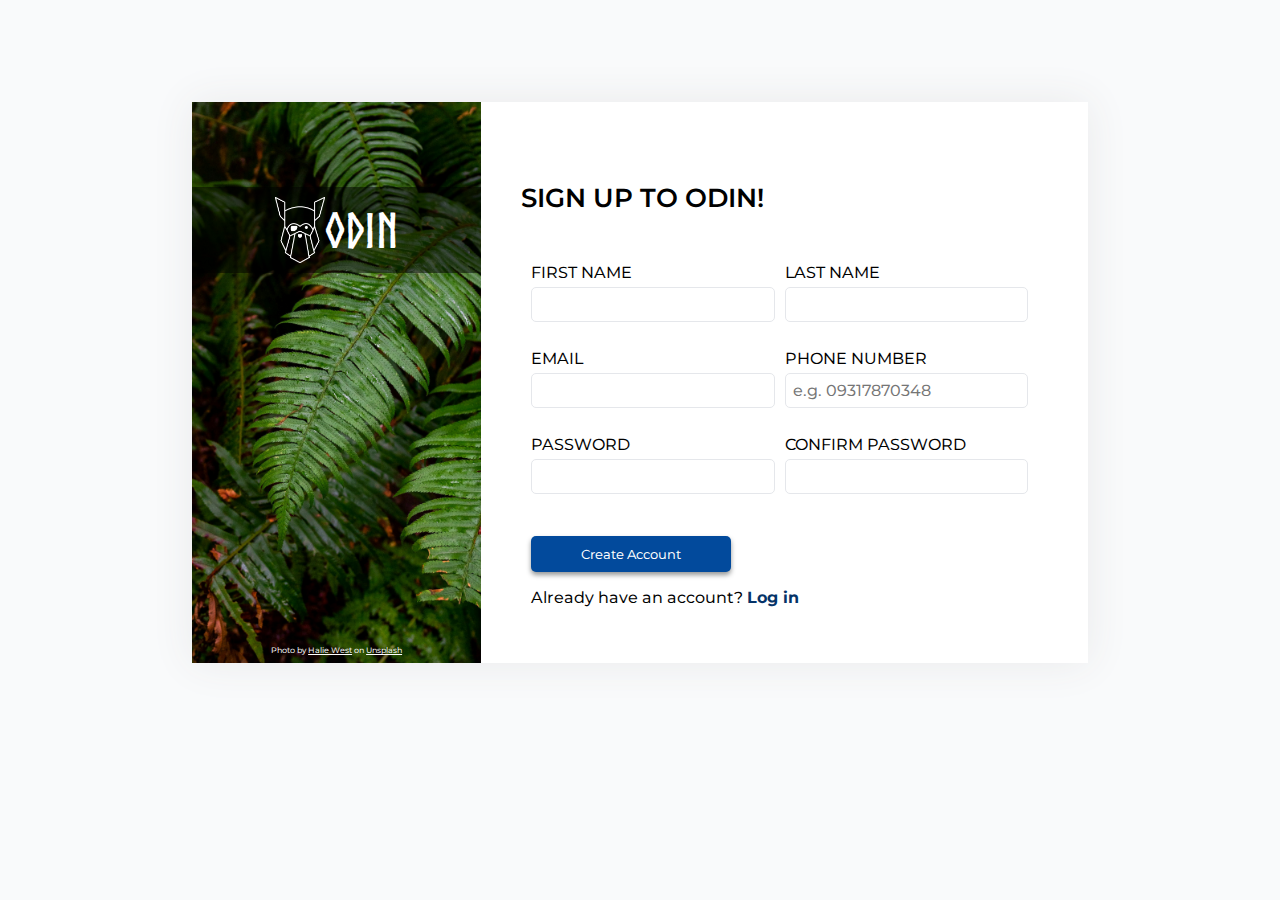
<file: main/index.html>
<!DOCTYPE html>
<html lang="en">
<head>
    <meta charset="UTF-8">
    <meta name="viewport" content="width=device-width, initial-scale=1.0">
    <link rel="shortcut icon" href="https://www.theodinproject.com/mstile-310x310.png" type="image/x-icon">
    <link rel="stylesheet" href="UserForm.css">
    <title>Sign Up</title>
</head>
<body>
    <div class="background">
        <div class="container">
            <div>
                <div class="trans-bg">
                    <img src="./images/odin-lined.png" alt="">
                    <p>ODIN</p>
                </div>
                <div class="credit">
                    <p>
                        Photo by <a href="https://unsplash.com/@haliewestphoto?utm_content=creditCopyText&utm_medium=referral&utm_source=unsplash">Halie West</a> on <a href="https://unsplash.com/photos/green-leaf-plant-in-close-up-photography-25xggax4bSA?utm_content=creditCopyText&utm_medium=referral&utm_source=unsplash">Unsplash</a>
                    </p>
                </div>
            </div>
            <form action="" method="post">
                <div class="heading">
                    sign up to odin!
                </div>
                <div>
                    <div class="form-div">
                        <label>FIRST NAME<br><input type="text" name="fname" id="name" required></label>
                        <label>LAST NAME<br><input type="text" name="lname" id="number" required></label>
                    </div>
                    <div class="form-div">
                        <label>EMAIL<br><input type="email" name="email" id="email" required></label>
                        <label>PHONE NUMBER<br><input type="text" name="number" id="number" pattern="(^(\09)(\d){10}$)" required
                            placeholder="e.g. 09317870348"></label>
                    </div>
                    <div class="form-div">
                        <label>PASSWORD<br><input type="password" name="pass" id="pass" min="6" required></label>
                        <label>CONFIRM PASSWORD<br><input type="password" name="confpass" id="confpass" required></label>
                    </div>
                    <p class="invalid-text"></p>
                </div>
                <button type="submit" id="submitbtn">Create Account</button>
                <p>Already have an account? <a href="">Log in</a></p>
            </form>
        </div>
    </div>
    <script src="UserForm.js"></script>
</body>
</html>
</file>
<file: main/UserForm.css>
@import url('https://fonts.googleapis.com/css2?family=Montserrat:ital,wght@0,100..900;1,100..900&display=swap');
@import url('https://fonts.googleapis.com/css2?family=Poetsen+One&display=swap');
@font-face {
    font-family: norse-bold;
    src: url(./fonts/Norse-Bold.otf);
}
* {
    box-sizing: border-box;
    font-family: "Montserrat", sans-serif;
    font-optical-sizing: auto;
    font-weight: 450;
    font-style: normal;
}

body {
    padding: 0;
    margin: 0;
}

.background {
    background: #f9fafb;
    width: 100vw;
    height: 100vh;
    position: fixed;
    top: 0;
}

.background .container {
    background: #fff;
    margin: 8vw auto;
    width: calc(100% - 30vw);
    display: flex;
    box-shadow: 0px 0px 40px #e9eaeb;
}

.container > div {
    width: 50%;
    position: relative;
    background-image: url('./images/background.jpg');
    background-size: cover;
    background-repeat: no-repeat;
    background-attachment: local;
}

.container > div > img {
    width: 100%;
    object-fit: fill;
}

.container .trans-bg {
    position: absolute;
    display: flex;
    top: 15%;
    width: 100%;
    align-items: center;
    justify-content: center;
    padding: 10px 0px;
    background-color: rgba(0,0,0,0.5);
}

.container .trans-bg img {
    width: 50px;
}

.container .trans-bg p {
    font-family: norse-bold, "Montserrat", sans-serif;
    color: #fff;
    font-size: 3rem;
    margin: 0;
}

.container .credit {
    position: absolute;
    bottom: 0;
    width: 100%;
}

.container .credit p {
    text-align: center;
}

.container .credit p, .container .credit a {
    color: white;
    font-size: 0.5rem;
}

.container > form {
    width: 100%;
    padding: 40px;
}

form .heading {
    text-transform: uppercase;
    font-weight: 600;
    margin: 40px 0px;
    font-size: 1.6rem;
}

form > div:nth-child(2) {
    width: 100%;
}

.form-div {
    width: 100%;
    padding: 10px;
    display: flex;
}

label {
    width: 100%;
    margin: 0px 10px 0px 0px;
}

input[type='text'], input[type='password'], input[type='email'] {
    width: 100%;
    margin: 5px 10px 7px 0px;
    font-family: inherit;
    padding: 7px;
    font-size: 1rem;
    border-radius: 5px;
    border: 1.8px solid #E5E7EB;
}

input[type='text']:focus {
    border: 1px solid blue;
    box-shadow: 0px 0px 3px #959797;
}
input[type='number']::placeholder {
    opacity: 0.6;
}

.invalid {
    box-shadow: 0px 0px 3px red;
    color: red;
}

.invalid-text {
    color: red;
    margin: 0;
    padding: 10px;
}

button[type='submit'] {
    background-color: #024a9c;
    outline: none;
    margin: 5px 0px 0px 10px;
    color: #fff;
    padding: 10px 50px;
    border-radius: 5px;
    border: none;
    cursor: pointer;
    box-shadow: 0px 3px 5px #959797;
}

button[type='submit']:hover {
    background-color: #053368;
}

form p {
    margin-left: 10px;
}

form a {
    color: #053368;
    font-weight: bold;
    text-decoration: none;
}
</file>
